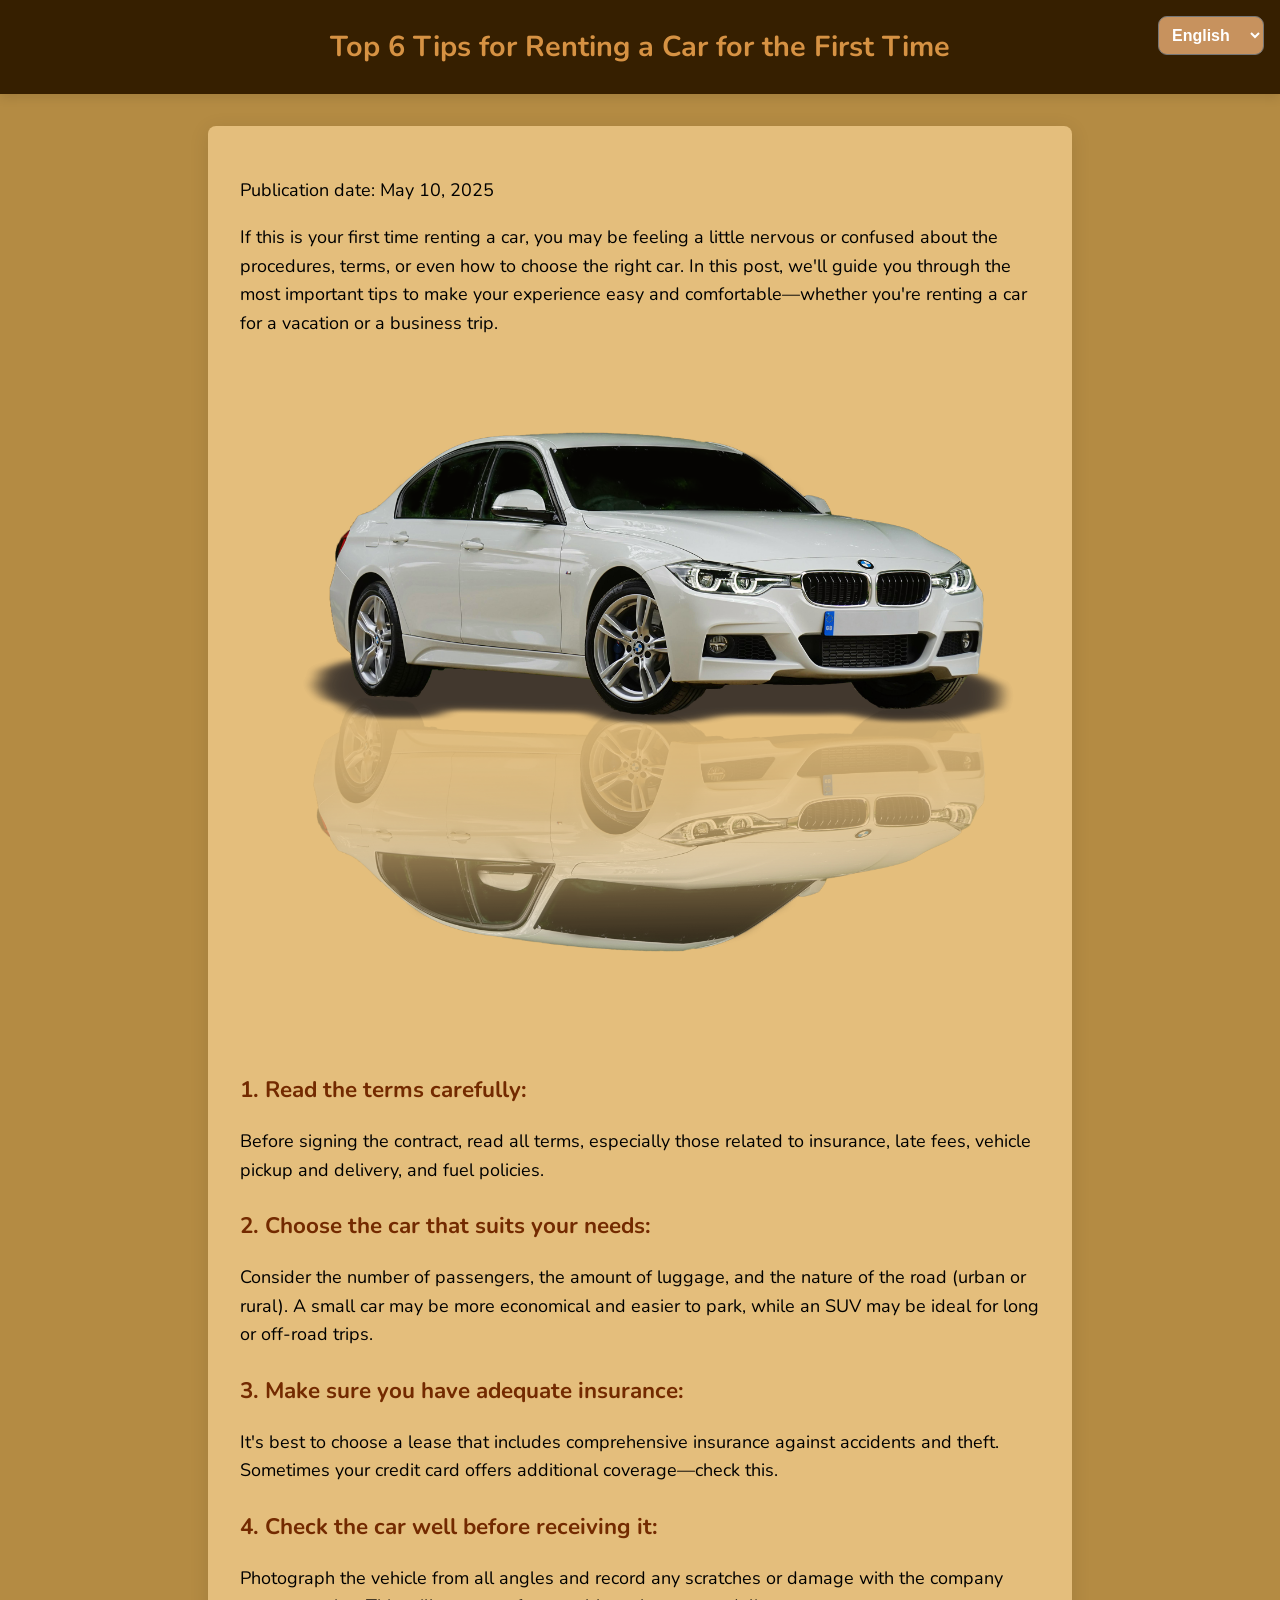
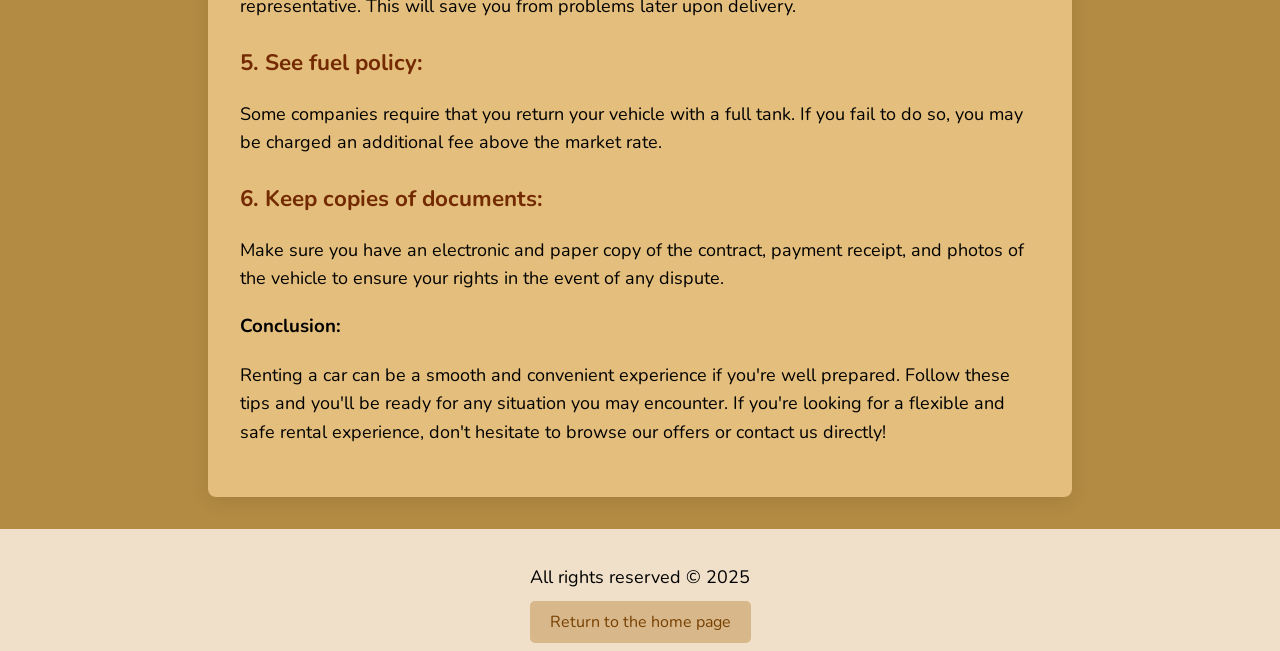
<file: blog-1/blog-1.html>
<!DOCTYPE html>
<html lang="en" dir="ltr">
<head>
    <meta charset="UTF-8">
    <meta name="viewport" content="width=device-width, initial-scale=1.0">
    <meta name="description" content="نصائح أساسية لاستئجار سيارة لأول مرة: كيف تتجنب الأخطاء الشائعة، تختار العرض المناسب، وتوفّر المال مع Zizdra Tours لتأجير السيارات بالرشيدية.">
    <meta name="keywords" content="استئجار سيارة، تأجير سيارات للمبتدئين، نصائح إيجار سيارات، تأجير سيارة لأول مرة، Zizdra Tours">
    <meta name="robots" content="index, follow">
    <meta name="author" content="Zizdra Tours">
    <title>Top 6 Tips for Renting a Car for the First Time – A Comprehensive Guide for Beginners</title>
    <link rel="canonical" href="https://zizdratours.com/blog-1/blog-1.html">
    <meta property="og:type" content="article">
    <meta property="og:site_name" content="Zizdra Tours">
    <meta property="og:title" content="Top 6 Tips for Renting a Car for the First Time">
    <meta property="og:description" content="نصائح أساسية لاستئجار سيارة لأول مرة: تجنّب الأخطاء الشائعة، اختر العرض المناسب، ووفّر المال.">
    <meta property="og:url" content="https://zizdratours.com/blog-1/blog-1.html">
    <meta property="og:image" content="https://zizdratours.com/assets/images/logo%20zizdra%20tours%20RB.png">
    <link rel="stylesheet" href="blog-1.css">
     <link rel="shortcut icon" href="./logo zizdra tours RB.png" type="image/svg+xml">

     <!--font: English-->
  <link rel="preconnect" href="https://fonts.googleapis.com">
  <link rel="preconnect" href="https://fonts.gstatic.com" crossorigin>
  <link href="https://fonts.googleapis.com/css2?family=Nunito:wght@400;600&family=Open+Sans&display=swap"
    rel="stylesheet">
    
    <!--font: Arabic-->
    <link rel="preconnect" href="https://fonts.googleapis.com">
<link rel="preconnect" href="https://fonts.gstatic.com" crossorigin>
<link href="https://fonts.googleapis.com/css2?family=Noto+Sans+Arabic:wght@100..900&family=Poppins:ital,wght@0,100;0,200;0,300;0,400;0,500;0,600;0,700;0,800;0,900;1,100;1,200;1,300;1,400;1,500;1,600;1,700;1,800;1,900&family=Scheherazade+New:wght@400;500;600;700&family=Tajawal:wght@200;300;400;500;700;800;900&display=swap" rel="stylesheet">
</head>
<body>

    <header class="header">
  <h1 data-i18n="h1top6">Top 6 Tips for Renting a Car for the First Time </h1>
  <select id="languageSwitcher">
    <option value="en">English</option>
    <option value="ar">العربية</option>
    <option value="fr">Français</option>
  </select>
</header>


    <section class="blog-post">
        <div class="post-meta">
            <p data-i18n="p-pub">Publication date: <span>May 10, 2025</span></p>
        </div>

        <div class="post-content">
            <p data-i18n="p-if">If this is your first time renting a car, you may be feeling a little nervous or confused about the procedures, terms, or even how to choose the right car. In this post, we'll guide you through the most important tips to make your experience easy and comfortable—whether you're renting a car for a vacation or a business trip.</p>
            <img src="bmw blog.png" alt="صورة لسيارة dacia sandero Stepway" id="ma9al-1">



            <h2 data-i18n="h2-1">1. Read the terms carefully:</h2>
            <p data-i18n="p-befor">Before signing the contract, read all terms, especially those related to insurance, late fees, vehicle pickup and delivery, and fuel policies.</p>

            <h2 data-i18n="h2-2">2. Choose the car that suits your needs:</h2>
            <p data-i18n="p-consider">Consider the number of passengers, the amount of luggage, and the nature of the road (urban or rural). A small car may be more economical and easier to park, while an SUV may be ideal for long or off-road trips.</p>

            <h2 data-i18n="h2-3">3. Make sure you have adequate insurance:</h2>
            <p data-i18n="p-it's">It's best to choose a lease that includes comprehensive insurance against accidents and theft. Sometimes your credit card offers additional coverage—check this.</p>

            <h2 data-i18n="h2-4">4. Check the car well before receiving it:</h2>
            <p data-i18n="p-photogr">Photograph the vehicle from all angles and record any scratches or damage with the company representative. This will save you from problems later upon delivery.</p>

            <h2 data-i18n="h2-5">5. See fuel policy:</h2>
            <p data-i18n="p-some">Some companies require that you return your vehicle with a full tank. If you fail to do so, you may be charged an additional fee above the market rate.</p>

            <h2 data-i18n="h2-6">6. Keep copies of documents:</h2>
            <p data-i18n="p-makee">Make sure you have an electronic and paper copy of the contract, payment receipt, and photos of the vehicle to ensure your rights in the event of any dispute.</p>

            <h3 data-i18n="h3-conclusion">Conclusion:</h3>
            <p data-i18n="p-renting">Renting a car can be a smooth and convenient experience if you're well prepared. Follow these tips and you'll be ready for any situation you may encounter. If you're looking for a flexible and safe rental experience, don't hesitate to browse our offers or contact us directly!</p>
        </div>
    </section>

    <footer>
        <p data-i18n="p-allrights">All rights reserved © 2025</p>
        <a href="../index.html" class="back-home-link" data-i18n="return">Return to the home page</a>
    </footer>

    <script src="blog-1.js"></script>


    <button id="scrollProgress" title="Back to top">0%</button>
<script>
  const scrollBtn = document.getElementById("scrollProgress");

  window.onscroll = function () {
    const scrollTop = document.documentElement.scrollTop || document.body.scrollTop;
    const scrollHeight = document.documentElement.scrollHeight - document.documentElement.clientHeight;
    const scrollPercent = Math.round((scrollTop / scrollHeight) * 100);

    if (scrollTop > 200) {
      scrollBtn.classList.add("show");
    } else {
      scrollBtn.classList.remove("show");
    }

    scrollBtn.textContent = scrollPercent + "%";
  };

  scrollBtn.onclick = function () {
    window.scrollTo({
      top: 0,
      behavior: "smooth"
    });
  };
</script>

<!--lang-->

<script>
  let currentLang = 'en'; // اللغة الافتراضية

// تحميل ملف JSON
function loadTranslations(lang) {
  fetch('../blog-1/lang/translations.json')
    .then(res => res.json())
    .then(data => {
      const translations = data[lang];
      if (!translations) return;

      document.querySelectorAll('[data-i18n]').forEach(el => {
        const key = el.getAttribute('data-i18n');
        if (translations[key]) {
          el.innerHTML = translations[key];
        }
      });

      currentLang = lang;
      // إذا كنت تستخدم RTL مثل العربية
      document.documentElement.dir = lang === 'ar' ? 'rtl' : 'ltr';
    });
}

// عند تغيير اللغة
document.getElementById('languageSwitcher').addEventListener('change', function () {
  loadTranslations(this.value);
});

// تحميل الترجمة عند فتح الصفحة
document.addEventListener('DOMContentLoaded', () => {
  loadTranslations(currentLang);
});

  
</script>

</body>
</html>
</file>
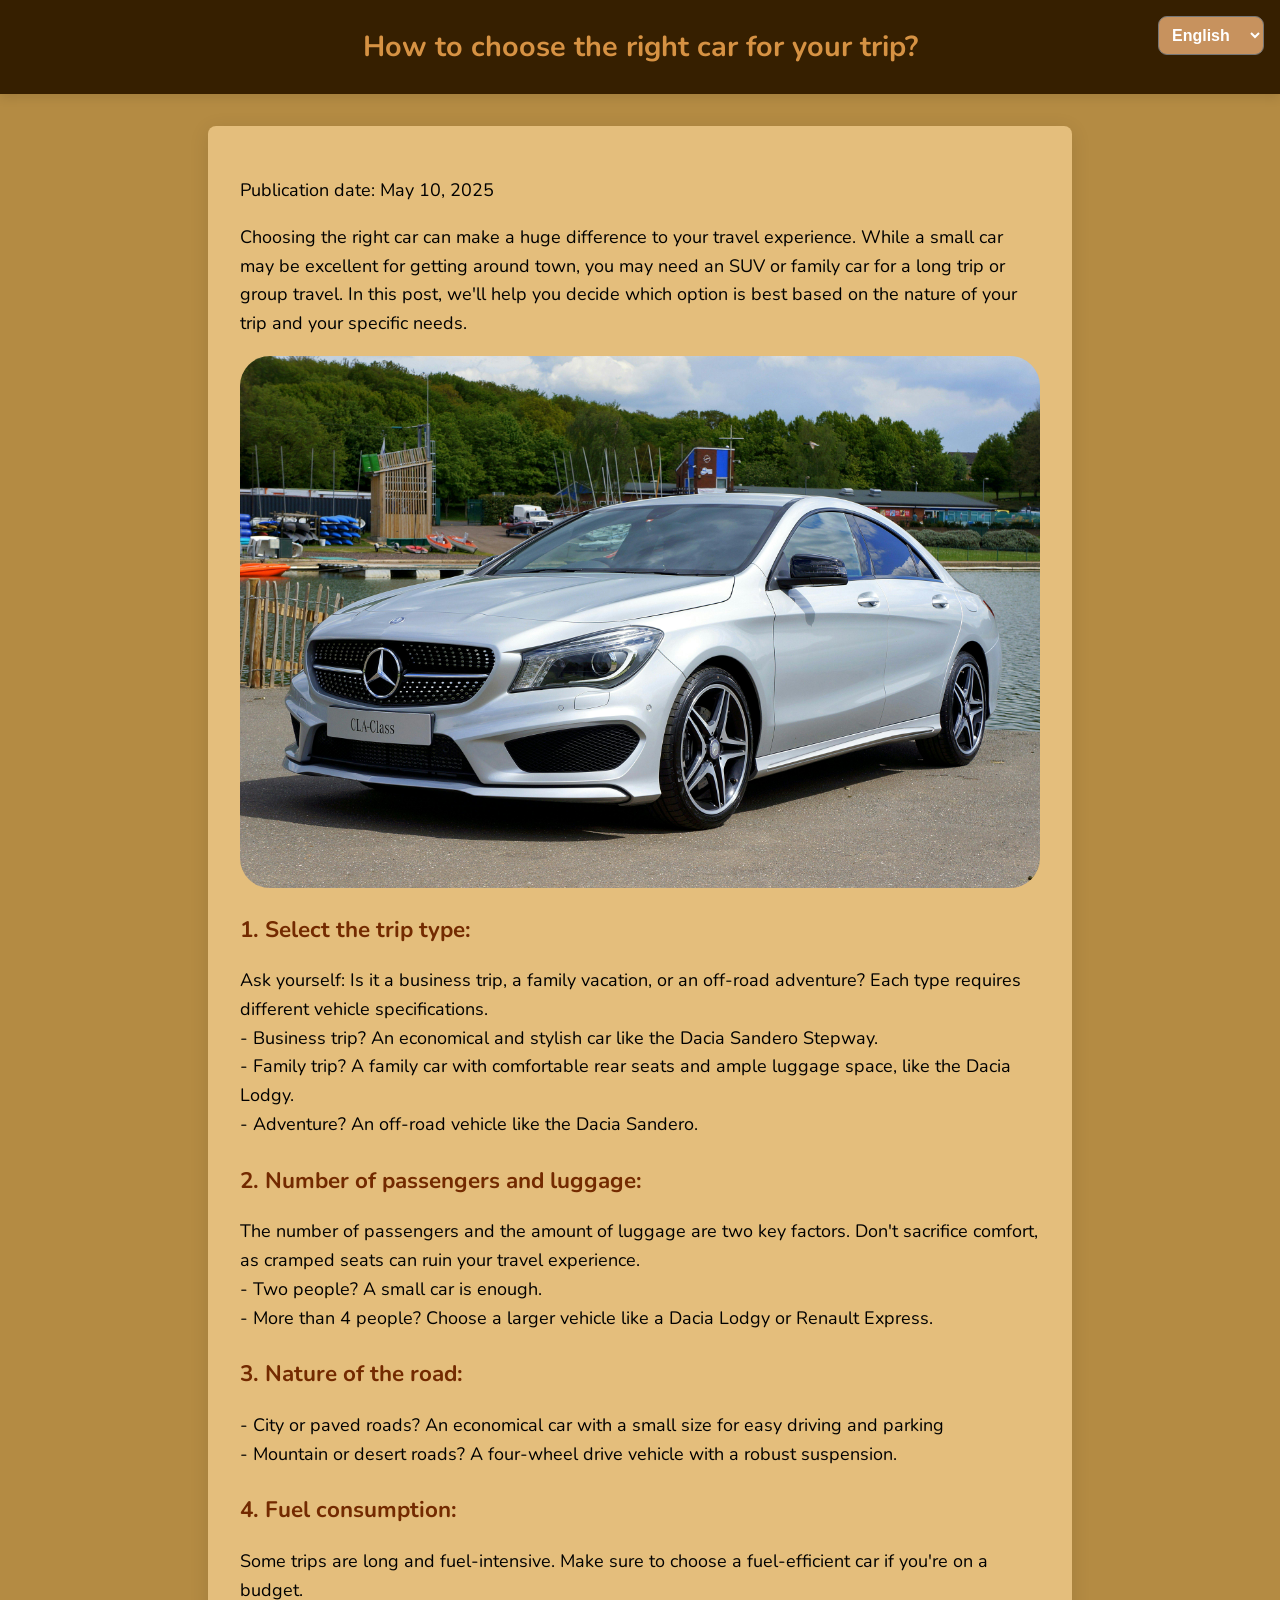
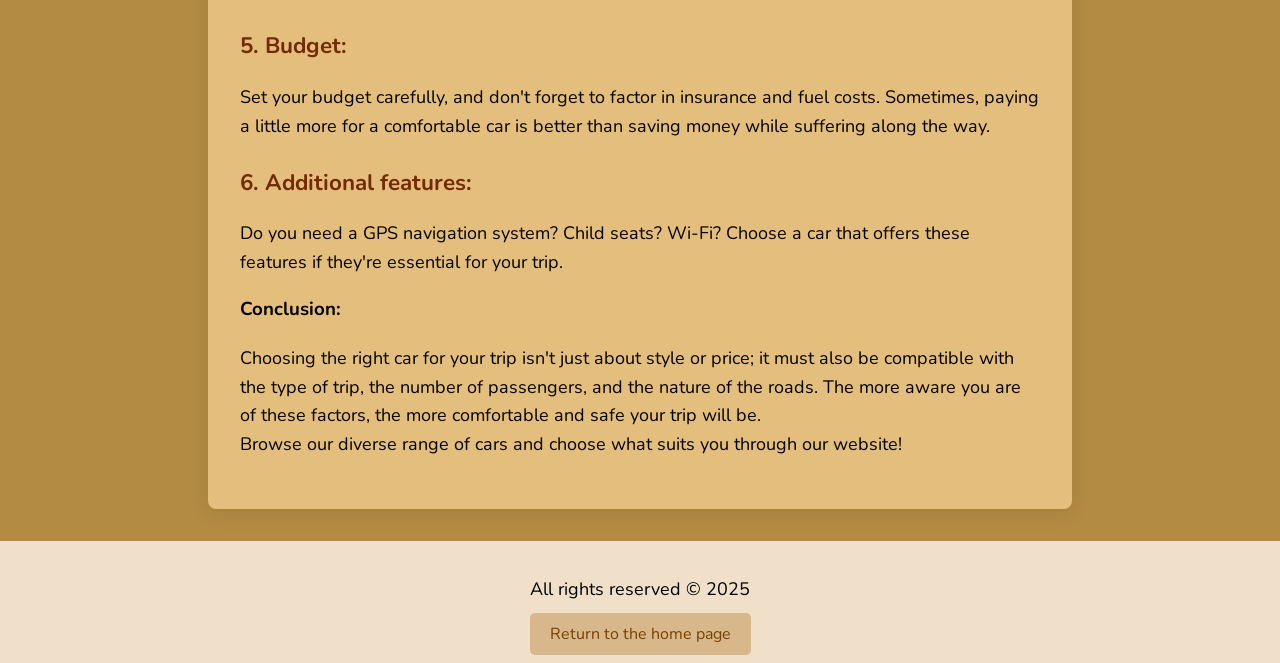
<file: blog-2/blog-2.html>
<!DOCTYPE html>
<html lang="en" dir="ltr">
<head>
    <meta charset="UTF-8">
    <meta name="viewport" content="width=device-width, initial-scale=1.0">
    <meta name="description" content="دليل اختيار السيارة المناسبة لرحلتك حسب عدد الركاب ونوع الطريق والميزانية — نصائح من Zizdra Tours لتأجير السيارات بالرشيدية.">
    <meta name="keywords" content="اختيار سيارة الرحلة، تأجير سيارات، نصائح السفر، استئجار سيارة مناسبة، Zizdra Tours">
    <meta name="robots" content="index, follow">
    <meta name="author" content="Zizdra Tours">
    <title>How to choose the right car for your trip?</title>
    <link rel="canonical" href="https://zizdratours.com/blog-2/blog-2.html">
    <meta property="og:type" content="article">
    <meta property="og:site_name" content="Zizdra Tours">
    <meta property="og:title" content="How to choose the right car for your trip?">
    <meta property="og:description" content="دليل اختيار السيارة المناسبة لرحلتك حسب عدد الركاب ونوع الطريق والميزانية.">
    <meta property="og:url" content="https://zizdratours.com/blog-2/blog-2.html">
    <meta property="og:image" content="https://zizdratours.com/assets/images/logo%20zizdra%20tours%20RB.png">
    <link rel="stylesheet" href="blog-2.css">
    <link rel="shortcut icon" href="./logo zizdra tours RB.png" type="image/svg+xml">

    <!--font: English-->
  <link rel="preconnect" href="https://fonts.googleapis.com">
  <link rel="preconnect" href="https://fonts.gstatic.com" crossorigin>
  <link href="https://fonts.googleapis.com/css2?family=Nunito:wght@400;600&family=Open+Sans&display=swap"
    rel="stylesheet">
    
    <!--font: Arabic-->
    <link rel="preconnect" href="https://fonts.googleapis.com">
<link rel="preconnect" href="https://fonts.gstatic.com" crossorigin>
<link href="https://fonts.googleapis.com/css2?family=Noto+Sans+Arabic:wght@100..900&family=Poppins:ital,wght@0,100;0,200;0,300;0,400;0,500;0,600;0,700;0,800;0,900;1,100;1,200;1,300;1,400;1,500;1,600;1,700;1,800;1,900&family=Scheherazade+New:wght@400;500;600;700&family=Tajawal:wght@200;300;400;500;700;800;900&display=swap" rel="stylesheet">
</head>
<body>

    <header class="header">
        <h1 data-i18n="h1-how">How to choose the right car for your trip?</h1>

        <!--Button lang-->
        <select id="languageSwitcher">
          <option value="en">English</option>
          <option value="ar">العربية</option>
          <option value="fr">Français</option>
        </select>

    </header>

    <section class="blog-post">
        <div class="post-meta">
            <p data-i18n="p-publ">Publication date: <span>May 10, 2025</span></p>
        </div>

        <div class="post-content">
            <p data-i18n="p-choos">Choosing the right car can make a huge difference to your travel experience. While a small car may be excellent for getting around town, you may need an SUV or family car for a long trip or group travel. In this post, we'll help you decide which option is best based on the nature of your trip and your specific needs.</p>
            <img src="amg 2.jpg" alt="صورة لسيارة dacia sandero Stepway" id="ma9al-2">

            <h2 data-i18n="h2-1">1. Select the trip type:</h2>
            <p data-i18n="p-ask">Ask yourself: Is it a business trip, a family vacation, or an off-road adventure? Each type requires different vehicle specifications.<br>
                - Business trip? An economical and stylish car like the Dacia Sandero Stepway.<br>
                - Family trip? A family car with comfortable rear seats and ample luggage space, like the Dacia Lodgy.<br>
                - Adventure? An off-road vehicle like the Dacia Sandero.
            </p>

            <h2 data-i18n="h2-2">2. Number of passengers and luggage:</h2>
            <p data-i18n="p-thenumber">The number of passengers and the amount of luggage are two key factors. Don't sacrifice comfort, as cramped seats can ruin your travel experience.<br>
            - Two people? A small car is enough.<br>
            - More than 4 people? Choose a larger vehicle like a Dacia Lodgy or Renault Express.
            </p>

            <h2 data-i18n="h2-3">3. Nature of the road:</h2>
            <p data-i18n="p-city">- City or paved roads? An economical car with a small size for easy driving and parking.<br>
               - Mountain or desert roads? A four-wheel drive vehicle with a robust suspension.
            </p>

            <h2 data-i18n="h2-4">4. Fuel consumption:</h2>
            <p data-i18n="p-some2">Some trips are long and fuel-intensive. Make sure to choose a fuel-efficient car if you're on a budget.</p>

            <h2 data-i18n="h2-5">5. Budget:</h2>
            <p data-i18n="p-set">Set your budget carefully, and don't forget to factor in insurance and fuel costs. Sometimes, paying a little more for a comfortable car is better than saving money while suffering along the way.</p>

            <h2 data-i18n="h2-6">6. Additional features:</h2>
            <p data-i18n="p-doyou">Do you need a GPS navigation system? Child seats? Wi-Fi? Choose a car that offers these features if they're essential for your trip.</p>

            <h3 data-i18n="h3-conclusion">Conclusion:</h3>
            <p data-i18n="p-chkck">Choosing the right car for your trip isn't just about style or price; it must also be compatible with the type of trip, the number of passengers, and the nature of the roads. The more aware you are of these factors, the more comfortable and safe your trip will be.<br>
            Browse our diverse range of cars and choose what suits you through our website!</p>
        </div>
    </section>

    <footer>
        <p data-i18n="p-allrghit">All rights reserved © 2025</p>
        <a href="../index.html" class="back-home-link" data-i18n="return">Return to the home page</a>
    </footer>

    <script src="blog-2.js"></script>


    <button id="scrollProgress" title="Back to top">0%</button>
<script>
  const scrollBtn = document.getElementById("scrollProgress");

  window.onscroll = function () {
    const scrollTop = document.documentElement.scrollTop || document.body.scrollTop;
    const scrollHeight = document.documentElement.scrollHeight - document.documentElement.clientHeight;
    const scrollPercent = Math.round((scrollTop / scrollHeight) * 100);

    if (scrollTop > 200) {
      scrollBtn.classList.add("show");
    } else {
      scrollBtn.classList.remove("show");
    }

    scrollBtn.textContent = scrollPercent + "%";
  };

  scrollBtn.onclick = function () {
    window.scrollTo({
      top: 0,
      behavior: "smooth"
    });
  };
</script>

<!--lang-->

<script>
  let currentLang = 'en'; // اللغة الافتراضية

// تحميل ملف JSON
function loadTranslations(lang) {
  fetch('../blog-2/lang/translations.json')
    .then(res => res.json())
    .then(data => {
      const translations = data[lang];
      if (!translations) return;

      document.querySelectorAll('[data-i18n]').forEach(el => {
        const key = el.getAttribute('data-i18n');
        if (translations[key]) {
          el.innerHTML = translations[key];
        }
      });

      currentLang = lang;
      // إذا كنت تستخدم RTL مثل العربية
      document.documentElement.dir = lang === 'ar' ? 'rtl' : 'ltr';
    });
}

// عند تغيير اللغة
document.getElementById('languageSwitcher').addEventListener('change', function () {
  loadTranslations(this.value);
});

// تحميل الترجمة عند فتح الصفحة
document.addEventListener('DOMContentLoaded', () => {
  loadTranslations(currentLang);
});

  
</script>


</body>
</html>
</file>
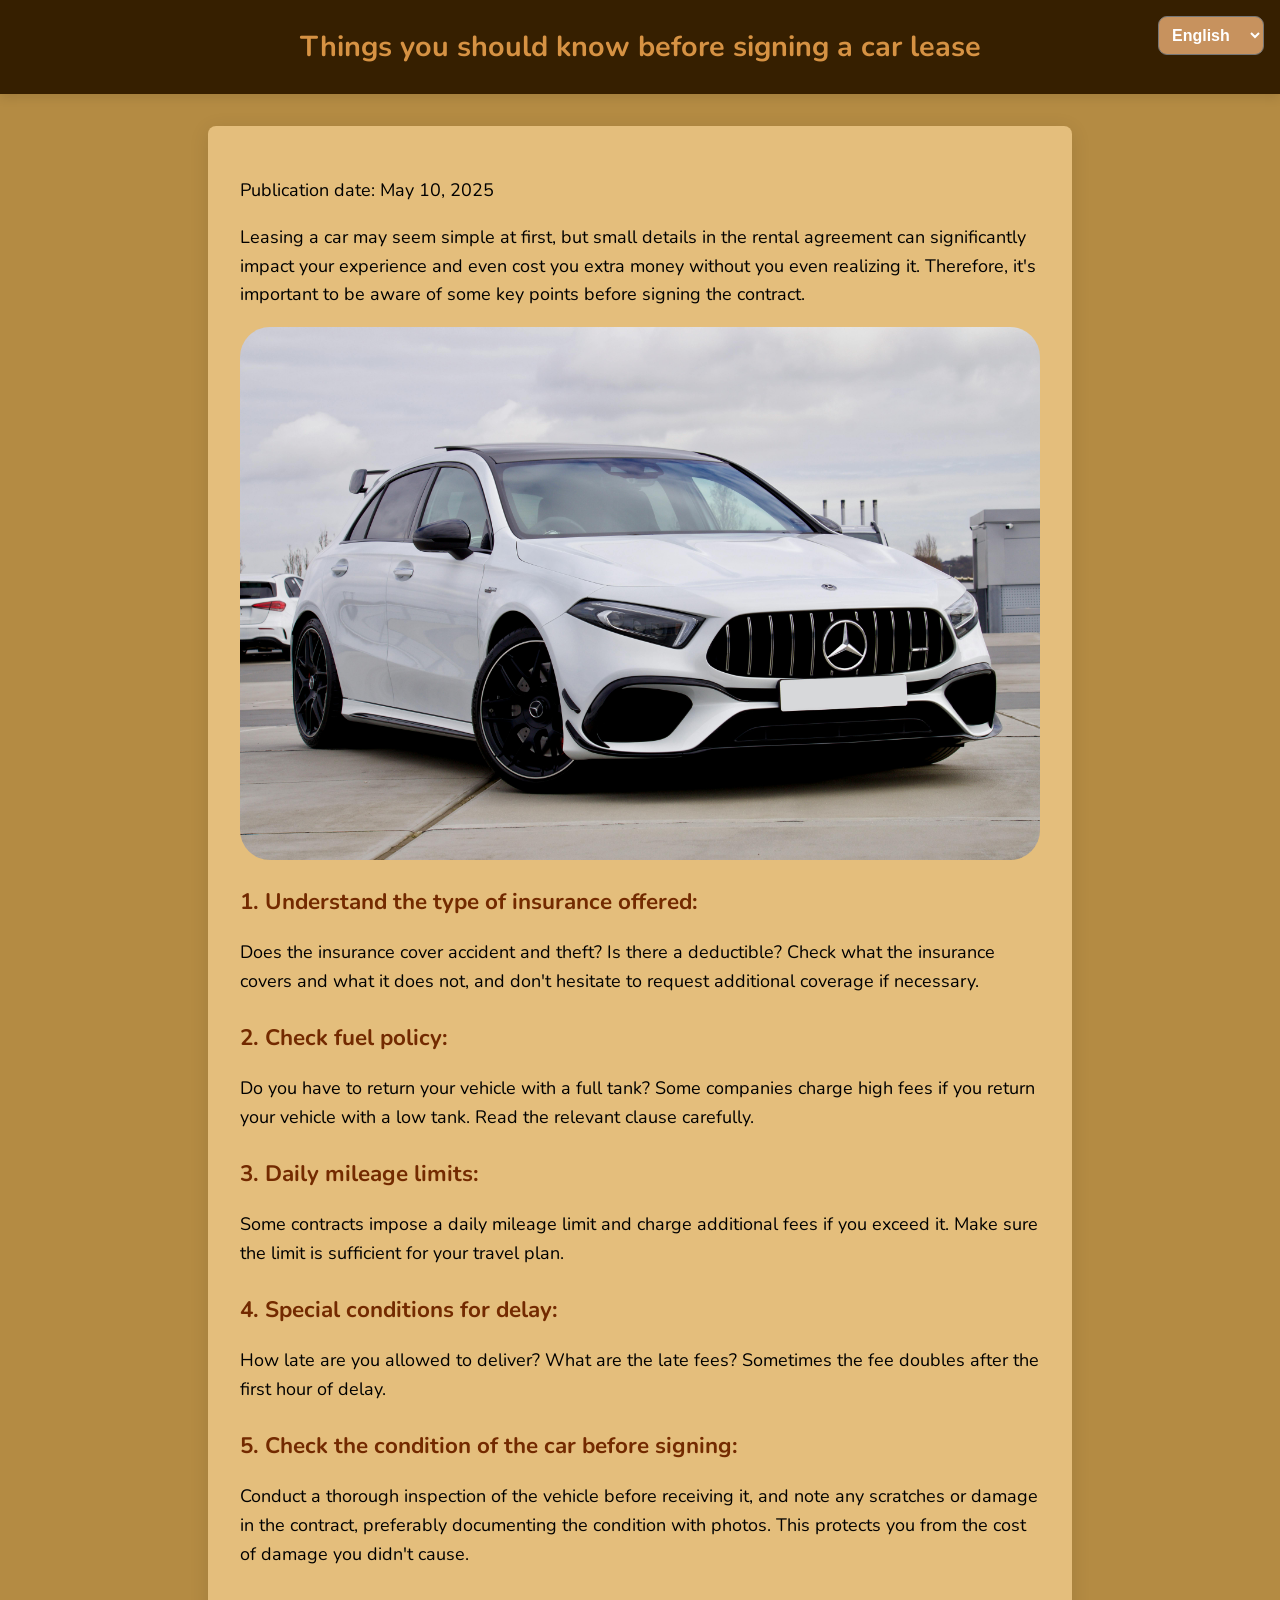
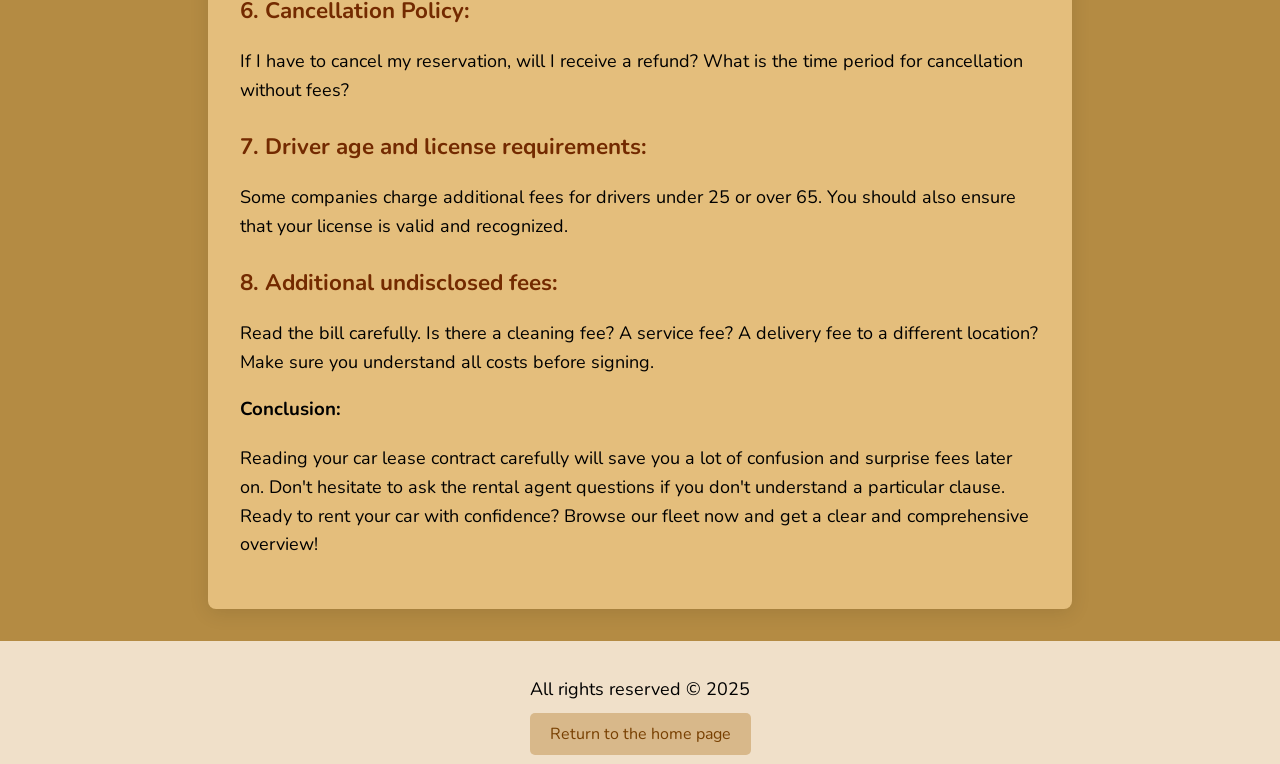
<file: blog-3/blog-3.html>
<!DOCTYPE html>
<html lang="en" dir="ltr">
<head>
    <meta charset="UTF-8">
    <meta name="viewport" content="width=device-width, initial-scale=1.0">
    <meta name="description" content="أهم النقاط التي يجب معرفتها قبل توقيع عقد إيجار سيارة: الشروط، التأمين، والرسوم الخفية. دليل من Zizdra Tours لتأجير السيارات بالرشيدية.">
    <meta name="keywords" content="عقد إيجار سيارة، شروط تأجير السيارات، التأمين، رسوم الإيجار، Zizdra Tours">
    <meta name="robots" content="index, follow">
    <meta name="author" content="Zizdra Tours">
    <title>Things you should know before signing a car lease</title>
    <link rel="canonical" href="https://zizdratours.com/blog-3/blog-3.html">
    <meta property="og:type" content="article">
    <meta property="og:site_name" content="Zizdra Tours">
    <meta property="og:title" content="Things you should know before signing a car lease">
    <meta property="og:description" content="أهم النقاط قبل توقيع عقد إيجار سيارة: الشروط، التأمين، والرسوم الخفية.">
    <meta property="og:url" content="https://zizdratours.com/blog-3/blog-3.html">
    <meta property="og:image" content="https://zizdratours.com/assets/images/logo%20zizdra%20tours%20RB.png">
    <link rel="stylesheet" href="blog-3.css">
    <link rel="shortcut icon" href="./logo zizdra tours RB.png" type="image/svg+xml">

    <!--font: English-->
  <link rel="preconnect" href="https://fonts.googleapis.com">
  <link rel="preconnect" href="https://fonts.gstatic.com" crossorigin>
  <link href="https://fonts.googleapis.com/css2?family=Nunito:wght@400;600&family=Open+Sans&display=swap"
    rel="stylesheet">
    
    <!--font: Arabic-->
    <link rel="preconnect" href="https://fonts.googleapis.com">
<link rel="preconnect" href="https://fonts.gstatic.com" crossorigin>
<link href="https://fonts.googleapis.com/css2?family=Noto+Sans+Arabic:wght@100..900&family=Poppins:ital,wght@0,100;0,200;0,300;0,400;0,500;0,600;0,700;0,800;0,900;1,100;1,200;1,300;1,400;1,500;1,600;1,700;1,800;1,900&family=Scheherazade+New:wght@400;500;600;700&family=Tajawal:wght@200;300;400;500;700;800;900&display=swap" rel="stylesheet">
</head>
<body>

    <header class="header">
        <h1 data-i18n="h1-things">Things you should know before signing a car lease</h1>

        <!--Button lang-->
        <select id="languageSwitcher">
          <option value="en">English</option>
          <option value="ar">العربية</option>
          <option value="fr">Français</option>
        </select>
    </header>

    <section class="blog-post">
        <div class="post-meta">
            <p data-i18n="p-1">Publication date: <span>May 10, 2025</span></p>
        </div>

        <div class="post-content">
            <p data-i18n="p-2">Leasing a car may seem simple at first, but small details in the rental agreement can significantly impact your experience and even cost you extra money without you even realizing it. Therefore, it's important to be aware of some key points before signing the contract.</p>
            <img src="amg.jpg" alt="صورة لسيارة dacia sandero Stepway" id="ma9al-3">

            <h2 data-i18n="h2-1">1. Understand the type of insurance offered:</h2>
            <p data-i18n="p-3">Does the insurance cover accident and theft? Is there a deductible? Check what the insurance covers and what it does not, and don't hesitate to request additional coverage if necessary.
            </p>

            <h2 data-i18n="h2-2">2. Check fuel policy:</h2>
            <p data-i18n="p-4">Do you have to return your vehicle with a full tank? Some companies charge high fees if you return your vehicle with a low tank. Read the relevant clause carefully.
            </p>

            <h2 data-i18n="h2-3">3. Daily mileage limits:</h2>
            <p data-i18n="p-5">Some contracts impose a daily mileage limit and charge additional fees if you exceed it. Make sure the limit is sufficient for your travel plan.
            </p>

            <h2 data-i18n="h2-4">4. Special conditions for delay:</h2>
            <p data-i18n="p-6">How late are you allowed to deliver? What are the late fees? Sometimes the fee doubles after the first hour of delay.</p>

            <h2 data-i18n="h2-5">5. Check the condition of the car before signing:</h2>
            <p data-i18n="p-7">Conduct a thorough inspection of the vehicle before receiving it, and note any scratches or damage in the contract, preferably documenting the condition with photos. This protects you from the cost of damage you didn't cause.</p>

            <h2 data-i18n="h2-6">6. Cancellation Policy:</h2>
            <p data-i18n="p-8">If I have to cancel my reservation, will I receive a refund? What is the time period for cancellation without fees?</p>

            <h2 data-i18n="h2-7">7. Driver age and license requirements:</h2>
            <p data-i18n="p-9">Some companies charge additional fees for drivers under 25 or over 65. You should also ensure that your license is valid and recognized.</p>

            <h2 data-i18n="h2-8">8. Additional undisclosed fees:</h2>
            <p data-i18n="p-10">Read the bill carefully. Is there a cleaning fee? A service fee? A delivery fee to a different location? Make sure you understand all costs before signing.</p>

            <h3 data-i18n="h3-1">Conclusion</h3>
            <p data-i18n="p-11">Reading your car lease contract carefully will save you a lot of confusion and surprise fees later on. Don't hesitate to ask the rental agent questions if you don't understand a particular clause.<br>
            Ready to rent your car with confidence? Browse our fleet now and get a clear and comprehensive overview!</p>
        </div>
    </section>

    <footer>
        <p data-i18n="p-12">All rights reserved © 2025</p>
        <a href="../index.html" class="back-home-link" data-i18n="return">Return to the home page</a>
    </footer>

    <script src="blog-3.js"></script>


    <button id="scrollProgress" title="Back to top">0%</button>
<script>
  const scrollBtn = document.getElementById("scrollProgress");

  window.onscroll = function () {
    const scrollTop = document.documentElement.scrollTop || document.body.scrollTop;
    const scrollHeight = document.documentElement.scrollHeight - document.documentElement.clientHeight;
    const scrollPercent = Math.round((scrollTop / scrollHeight) * 100);

    if (scrollTop > 200) {
      scrollBtn.classList.add("show");
    } else {
      scrollBtn.classList.remove("show");
    }

    scrollBtn.textContent = scrollPercent + "%";
  };

  scrollBtn.onclick = function () {
    window.scrollTo({
      top: 0,
      behavior: "smooth"
    });
  };
</script>

<!--lang-->

<script>
  let currentLang = 'en'; // اللغة الافتراضية

// تحميل ملف JSON
function loadTranslations(lang) {
  fetch('../blog-3/lang/translations.json')
    .then(res => res.json())
    .then(data => {
      const translations = data[lang];
      if (!translations) return;

      document.querySelectorAll('[data-i18n]').forEach(el => {
        const key = el.getAttribute('data-i18n');
        if (translations[key]) {
          el.innerHTML = translations[key];
        }
      });

      currentLang = lang;
      // إذا كنت تستخدم RTL مثل العربية
      document.documentElement.dir = lang === 'ar' ? 'rtl' : 'ltr';
    });
}

// عند تغيير اللغة
document.getElementById('languageSwitcher').addEventListener('change', function () {
  loadTranslations(this.value);
});

// تحميل الترجمة عند فتح الصفحة
document.addEventListener('DOMContentLoaded', () => {
  loadTranslations(currentLang);
});

  
</script>

</body>
</html>
</file>
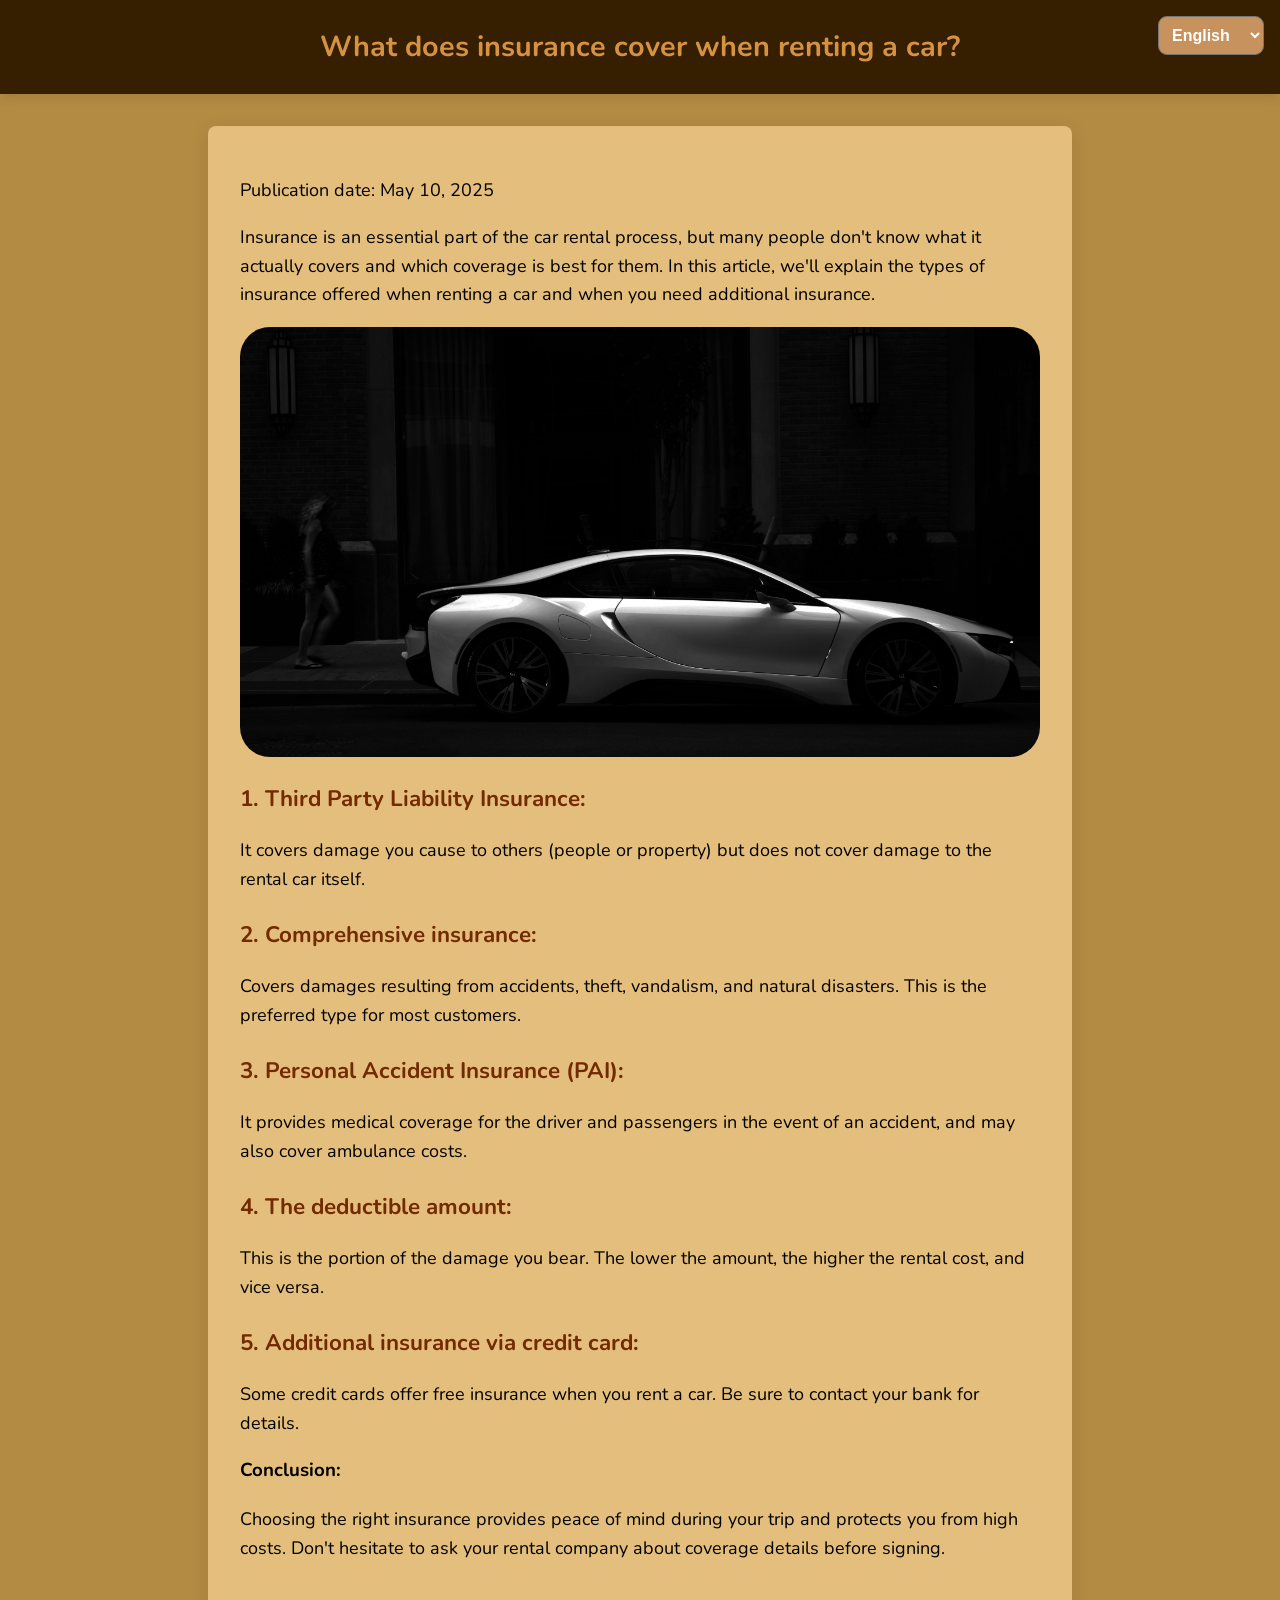
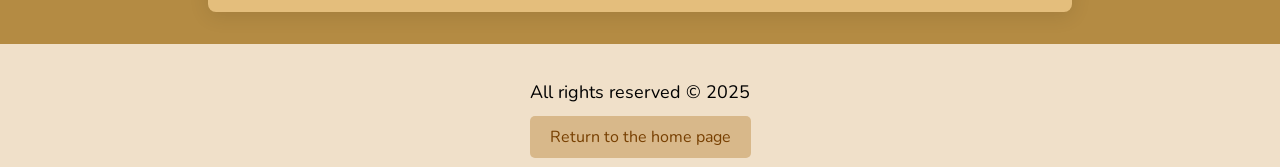
<file: blog-4/blog-4.html>
<!DOCTYPE html>
<html lang="en" dir="ltr">
<head>
    <meta charset="UTF-8">
    <meta name="viewport" content="width=device-width, initial-scale=1.0">
    <meta name="description" content="ما الذي يغطيه التأمين عند استئجار سيارة؟ تعرّف على أنواع التغطية والمسؤوليات قبل الكراء مع Zizdra Tours لتأجير السيارات بالرشيدية.">
    <meta name="keywords" content="تأمين السيارات المستأجرة, تغطية التأمين, استئجار سيارة, مسؤولية السائق, Zizdra Tours">
    <meta name="robots" content="index, follow">
    <meta name="author" content="Zizdra Tours">
    <title>What does insurance cover when renting a car?</title>
    <link rel="canonical" href="https://zizdratours.com/blog-4/blog-4.html">
    <meta property="og:type" content="article">
    <meta property="og:site_name" content="Zizdra Tours">
    <meta property="og:title" content="What does insurance cover when renting a car?">
    <meta property="og:description" content="تعرّف على أنواع تغطية التأمين والمسؤوليات قبل استئجار سيارة.">
    <meta property="og:url" content="https://zizdratours.com/blog-4/blog-4.html">
    <meta property="og:image" content="https://zizdratours.com/assets/images/logo%20zizdra%20tours%20RB.png">
    <link rel="stylesheet" href="blog-4.css">
    <link rel="shortcut icon" href="./logo zizdra tours RB.png" type="image/svg+xml">

    <!--font: English-->
  <link rel="preconnect" href="https://fonts.googleapis.com">
  <link rel="preconnect" href="https://fonts.gstatic.com" crossorigin>
  <link href="https://fonts.googleapis.com/css2?family=Nunito:wght@400;600&family=Open+Sans&display=swap"
    rel="stylesheet">
    
    <!--font: Arabic-->
    <link rel="preconnect" href="https://fonts.googleapis.com">
<link rel="preconnect" href="https://fonts.gstatic.com" crossorigin>
<link href="https://fonts.googleapis.com/css2?family=Noto+Sans+Arabic:wght@100..900&family=Poppins:ital,wght@0,100;0,200;0,300;0,400;0,500;0,600;0,700;0,800;0,900;1,100;1,200;1,300;1,400;1,500;1,600;1,700;1,800;1,900&family=Scheherazade+New:wght@400;500;600;700&family=Tajawal:wght@200;300;400;500;700;800;900&display=swap" rel="stylesheet">
</head>
<body>

    <header class="header">
        <h1 data-i18n="h1-what">What does insurance cover when renting a car?</h1>
        <!--lang-->
        <select id="languageSwitcher">
    <option value="en">English</option>
    <option value="ar">العربية</option>
    <option value="fr">Français</option>
  </select>
    </header>

    <section class="blog-post">
        <div class="post-meta">
            <p data-i18n="p-1">Publication date: <span>May 10, 2025</span></p>
        </div>

        <div class="post-content">
            <p data-i18n="p-2">Insurance is an essential part of the car rental process, but many people don't know what it actually covers and which coverage is best for them. In this article, we'll explain the types of insurance offered when renting a car and when you need additional insurance.</p>
            <img src="chris-barbalis-9qlSGW_LgKs-unsplash.jpg" alt="صورة لسيارة dacia sandero Stepway" id="ma9al-2">

            <h2 data-i18n="h2-1">1. Third Party Liability Insurance:</h2>
            <p data-i18n="p-3">It covers damage you cause to others (people or property) but does not cover damage to the rental car itself.
            </p>

            <h2 data-i18n="h2-2">2. Comprehensive insurance:</h2>
            <p data-i18n="p-4">Covers damages resulting from accidents, theft, vandalism, and natural disasters. This is the preferred type for most customers.
            </p>

            <h2 data-i18n="h2-3">3. Personal Accident Insurance (PAI):</h2>
            <p data-i18n="p-5">It provides medical coverage for the driver and passengers in the event of an accident, and may also cover ambulance costs.
            </p>

            <h2 data-i18n="h2-4">4. The deductible amount:</h2>
            <p data-i18n="p-6">This is the portion of the damage you bear. The lower the amount, the higher the rental cost, and vice versa.</p>

            <h2 data-i18n="h2-5">5. Additional insurance via credit card:</h2>
            <p data-i18n="p-7">Some credit cards offer free insurance when you rent a car. Be sure to contact your bank for details..</p>

            <h3 data-i18n="h3-1">Conclusion</h3>
            <p data-i18n="p-8">Choosing the right insurance provides peace of mind during your trip and protects you from high costs. Don't hesitate to ask your rental company about coverage details before signing.
            <p>
        </div>
    </section>

    <footer>
        <p data-i18n="p-9">All rights reserved © 2025</p>
        <a href="../index.html" class="back-home-link" data-i18n="return">Return to the home page</a>
    </footer>

    <script src="blog-4.js"></script>


    <button id="scrollProgress" title="Back to top">0%</button>
<script>
  const scrollBtn = document.getElementById("scrollProgress");

  window.onscroll = function () {
    const scrollTop = document.documentElement.scrollTop || document.body.scrollTop;
    const scrollHeight = document.documentElement.scrollHeight - document.documentElement.clientHeight;
    const scrollPercent = Math.round((scrollTop / scrollHeight) * 100);

    if (scrollTop > 200) {
      scrollBtn.classList.add("show");
    } else {
      scrollBtn.classList.remove("show");
    }

    scrollBtn.textContent = scrollPercent + "%";
  };

  scrollBtn.onclick = function () {
    window.scrollTo({
      top: 0,
      behavior: "smooth"
    });
  };
</script>


<!--lang-->

<script>
  let currentLang = 'en'; // اللغة الافتراضية

// تحميل ملف JSON
function loadTranslations(lang) {
  fetch('../blog-4/lang/translations.json')
    .then(res => res.json())
    .then(data => {
      const translations = data[lang];
      if (!translations) return;

      document.querySelectorAll('[data-i18n]').forEach(el => {
        const key = el.getAttribute('data-i18n');
        if (translations[key]) {
          el.innerHTML = translations[key];
        }
      });

      currentLang = lang;
      // إذا كنت تستخدم RTL مثل العربية
      document.documentElement.dir = lang === 'ar' ? 'rtl' : 'ltr';
    });
}

// عند تغيير اللغة
document.getElementById('languageSwitcher').addEventListener('change', function () {
  loadTranslations(this.value);
});

// تحميل الترجمة عند فتح الصفحة
document.addEventListener('DOMContentLoaded', () => {
  loadTranslations(currentLang);
});

  
</script>
</body>
</html>
</file>
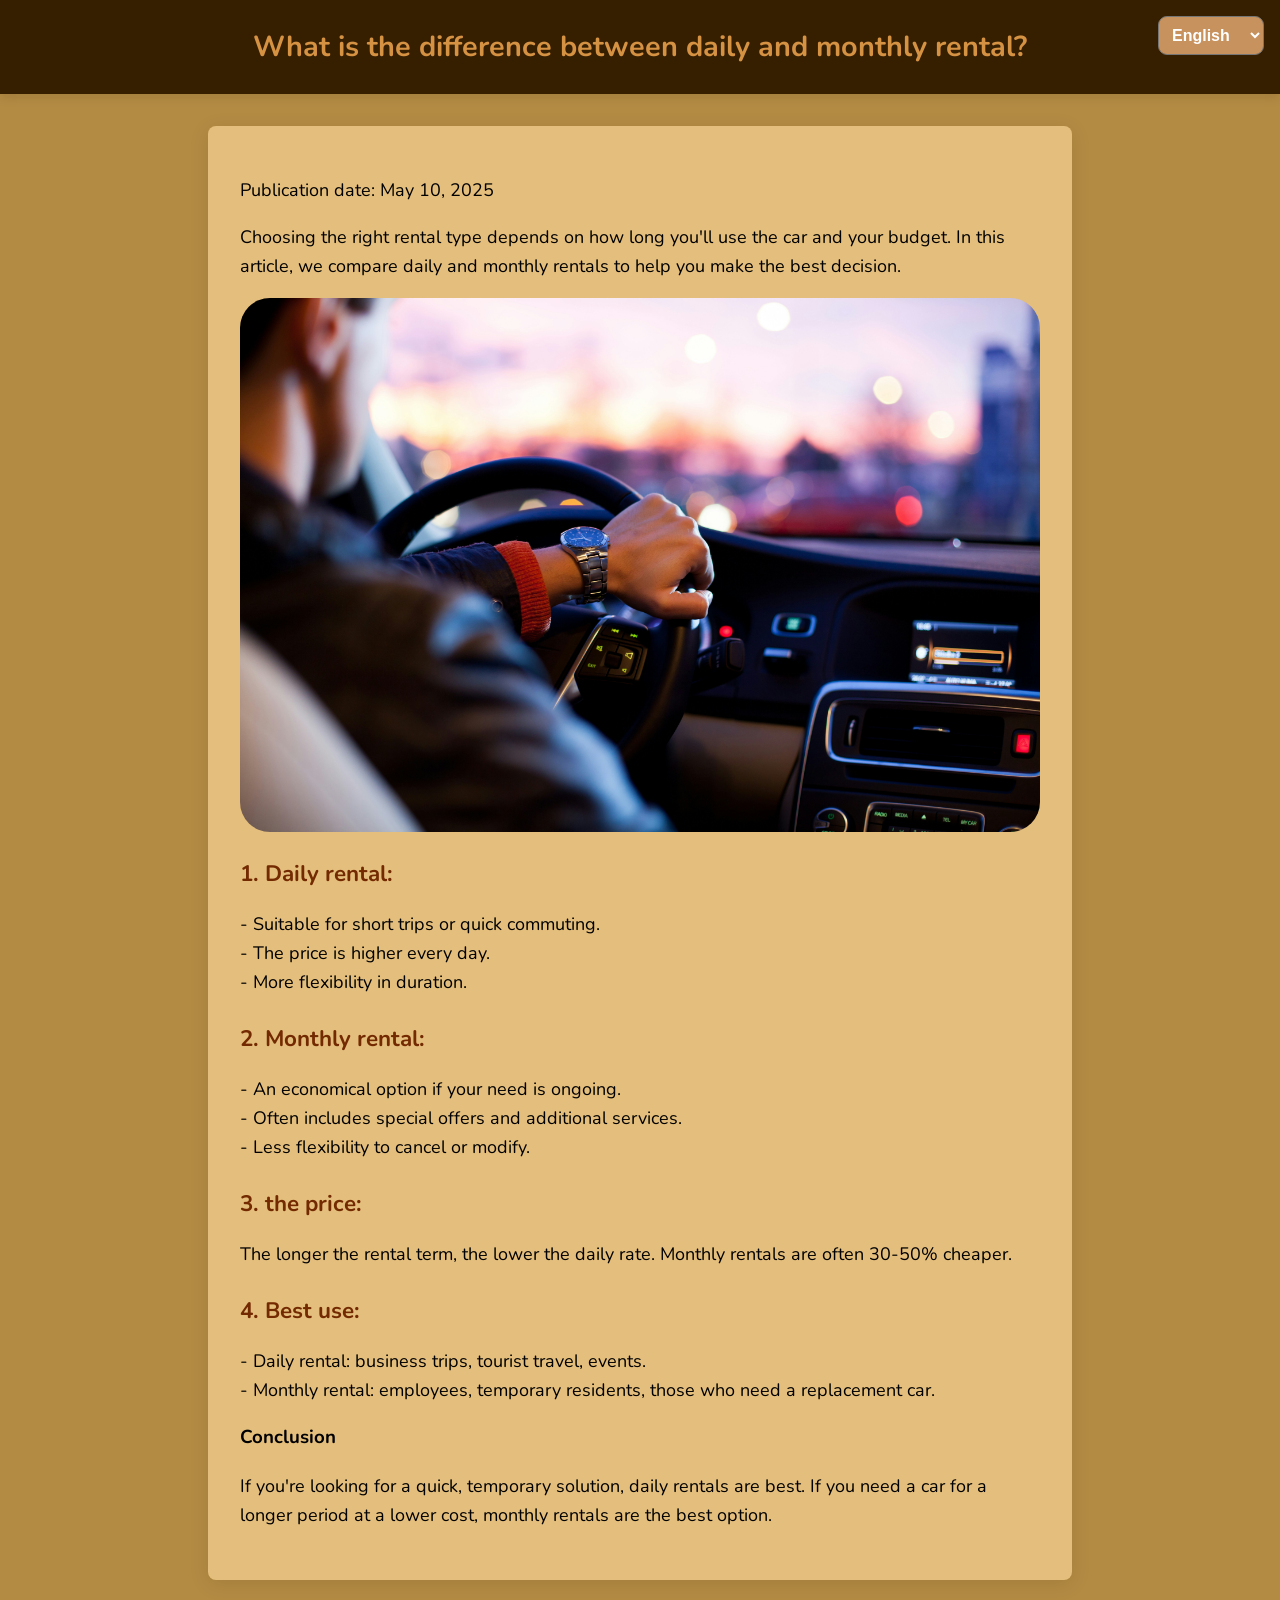
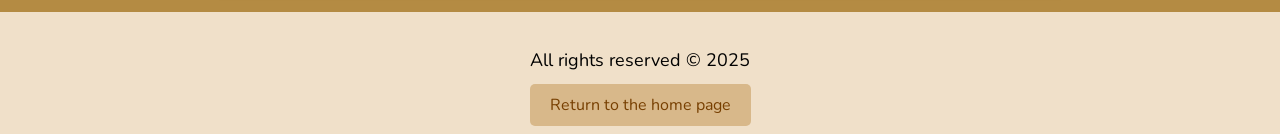
<file: blog-5/blog-5.html>
<!DOCTYPE html>
<html lang="en" dir="ltr">
<head>
    <meta charset="UTF-8">
    <meta name="viewport" content="width=device-width, initial-scale=1.0">
    <meta name="description" content="الفرق بين الإيجار اليومي والشهري للسيارات: أيهما أوفر وأنسب لاحتياجك؟ شرح من Zizdra Tours لتأجير السيارات بالرشيدية.">
    <meta name="keywords" content="الإيجار اليومي, الإيجار الشهري, تأجير سيارات طويل الأمد, أسعار الكراء, Zizdra Tours">
    <meta name="robots" content="index, follow">
    <meta name="author" content="Zizdra Tours">
    <title>What is the difference between daily and monthly rental?</title>
    <link rel="canonical" href="https://zizdratours.com/blog-5/blog-5.html">
    <meta property="og:type" content="article">
    <meta property="og:site_name" content="Zizdra Tours">
    <meta property="og:title" content="What is the difference between daily and monthly rental?">
    <meta property="og:description" content="الفرق بين الإيجار اليومي والشهري للسيارات وأيهما أوفر وأنسب لاحتياجك.">
    <meta property="og:url" content="https://zizdratours.com/blog-5/blog-5.html">
    <meta property="og:image" content="https://zizdratours.com/assets/images/logo%20zizdra%20tours%20RB.png">
    <link rel="stylesheet" href="blog-5.css">
    <link rel="shortcut icon" href="./logo zizdra tours RB.png" type="image/svg+xml">

    <!--font: English-->
  <link rel="preconnect" href="https://fonts.googleapis.com">
  <link rel="preconnect" href="https://fonts.gstatic.com" crossorigin>
  <link href="https://fonts.googleapis.com/css2?family=Nunito:wght@400;600&family=Open+Sans&display=swap"
    rel="stylesheet">
    
    <!--font: Arabic-->
    <link rel="preconnect" href="https://fonts.googleapis.com">
<link rel="preconnect" href="https://fonts.gstatic.com" crossorigin>
<link href="https://fonts.googleapis.com/css2?family=Noto+Sans+Arabic:wght@100..900&family=Poppins:ital,wght@0,100;0,200;0,300;0,400;0,500;0,600;0,700;0,800;0,900;1,100;1,200;1,300;1,400;1,500;1,600;1,700;1,800;1,900&family=Scheherazade+New:wght@400;500;600;700&family=Tajawal:wght@200;300;400;500;700;800;900&display=swap" rel="stylesheet">
</head>
<body>

    <header class="header">
        <h1 data-i18n="hh1">What is the difference between daily and monthly rental?</h1>

        <!--lang-->
        <select id="languageSwitcher">
    <option value="en">English</option>
    <option value="ar">العربية</option>
    <option value="fr">Français</option>
  </select>

    </header>

    <section class="blog-post">
        <div class="post-meta">
            <p data-i18n="sas">Publication date: <span>May 10, 2025</span></p>
        </div>

        <div class="post-content">
            <p data-i18n="gae">Choosing the right rental type depends on how long you'll use the car and your budget. In this article, we compare daily and monthly rentals to help you make the best decision.</p>
            <img src="why-kei-8e2gal_GIE8-unsplash.jpg" alt="صورة لسيارة dacia sandero Stepway" id="ma9al-2">

            <h2 data-i18n="hdr">1. Daily rental:</h2>
            <p data-i18n="bdh">
                - Suitable for short trips or quick commuting.<br>
                - The price is higher every day.<br>
                - More flexibility in duration.
            </p>

            <h2 data-i18n="jdth">2. Monthly rental:</h2>
            <p data-i18n="rrth">
            - An economical option if your need is ongoing.<br>
            - Often includes special offers and additional services.<br>
            - Less flexibility to cancel or modify.
            </p>

            <h2 data-i18n="dhdxb">3. the price:</h2>
            <p data-i18n="mxgd">The longer the rental term, the lower the daily rate. Monthly rentals are often 30-50% cheaper.
            </p>

            <h2 data-i18n="h2-4e">4. Best use:</h2>
            <p data-i18n="p-gw">- Daily rental: business trips, tourist travel, events.<br>
              - Monthly rental: employees, temporary residents, those who need a replacement car.
            </p>

            <h3 data-i18n="h3-fdf">Conclusion</h3>
            <p data-i18n="ndp-2">If you're looking for a quick, temporary solution, daily rentals are best. If you need a car for a longer period at a lower cost, monthly rentals are the best option.</p>
        </div>
    </section>

    <footer>
        <p data-i18n="allhg">All rights reserved © 2025</p>
        <a href="../index.html" class="back-home-link" data-i18n="returnn">Return to the home page</a>
    </footer>

    <script src="blog-5.js"></script>


    <button id="scrollProgress" title="Back to top">0%</button>
<script>
  const scrollBtn = document.getElementById("scrollProgress");

  window.onscroll = function () {
    const scrollTop = document.documentElement.scrollTop || document.body.scrollTop;
    const scrollHeight = document.documentElement.scrollHeight - document.documentElement.clientHeight;
    const scrollPercent = Math.round((scrollTop / scrollHeight) * 100);

    if (scrollTop > 200) {
      scrollBtn.classList.add("show");
    } else {
      scrollBtn.classList.remove("show");
    }

    scrollBtn.textContent = scrollPercent + "%";
  };

  scrollBtn.onclick = function () {
    window.scrollTo({
      top: 0,
      behavior: "smooth"
    });
  };
</script>

<!--lang-->

<script>
  let currentLang = 'en'; // اللغة الافتراضية

// تحميل ملف JSON
function loadTranslations(lang) {
  fetch('../blog-5/lang/translations.json')
    .then(res => res.json())
    .then(data => {
      const translations = data[lang];
      if (!translations) return;

      document.querySelectorAll('[data-i18n]').forEach(el => {
        const key = el.getAttribute('data-i18n');
        if (translations[key]) {
          el.innerHTML = translations[key];
        }
      });

      currentLang = lang;
      // إذا كنت تستخدم RTL مثل العربية
      document.documentElement.dir = lang === 'ar' ? 'rtl' : 'ltr';
    });
}

// عند تغيير اللغة
document.getElementById('languageSwitcher').addEventListener('change', function () {
  loadTranslations(this.value);
});

// تحميل الترجمة عند فتح الصفحة
document.addEventListener('DOMContentLoaded', () => {
  loadTranslations(currentLang);
});

  
</script>
</body>
</html>
</file>
<file: blog-1/blog-1.css>
:root {
  --ff-nunito: 'Nunito', sans-serif;
  --ff-open-sans: 'Open Sans', sans-serif;
  --ff-unito: 'Tajawal', sans-serif;
}


/* Basic Styling */
body {
    font-family: Arial, sans-serif;
    line-height: 1.6;
    background-color: #b48b43;
    background-position: center;
    color: #000000;
    margin: 0;
    padding: 0;
    font-family: 'Nunito', 'Tajawal', sans-serif;
}

header {
    background-color: #361f00;
    text-align: center;
    padding: 0.1rem 0;
    box-shadow: 0 4px 10px rgba(0, 0, 0, 0.1);
}
/* تصميم الرابط */
.back-home-link {
    color: #773f00;               /* لون النص */
    font-size: 1rem;
    text-decoration: none;         /* إزالة الخط تحت الرابط */
    padding: 10px 20px;
    background-color: #d8b88a;     /* لون الخلفية */
    border-radius: 5px;
    transition: background-color 0.3s ease, color 0.3s ease;
}

.back-home-link:hover {
    background-color: #773f00;    /* تغيير اللون عند التمرير */
    color: #fff;                  /* تغيير لون النص عند التمرير */
}


h1 {
    font-size: 1.6rem;
    color: #d69243;
}

.blog-post {
    max-width: 800px;
    margin: 2rem auto;
    background-color: #e4be7c;
    padding: 2rem;
    box-shadow: 0 4px 20px rgba(0, 0, 0, 0.1);
    border-radius: 8px;
}

h2 {
    font-size: 1.4rem;
    color: #732a00;
    margin-top: 1.5rem;
}

p {
    font-size: 1.125rem;
    color: #000000;
}

footer {
    text-align: center;
    padding: 1rem 0;
    background-color: #f0e0c9;
    margin-top: 2rem;
}

/* Fade-In Effect */
.blog-post {
    opacity: 0;
    transform: translateY(20px);
    transition: opacity 1s ease-out, transform 1s ease-out;
}

.blog-post.visible {
    opacity: 1;
    transform: translateY(0);
}
#ma9al-1{
text-align: center;              /* توسيط الصورة أفقيًا */
    line-height: 100vh;              /* للتوسيط العمودي داخل الحاوية */
    height: 100vh;                   /* ارتفاع الحاوية بالكامل */
    width: 100%; 
    display: inline-block;           /* عرض الصورة ككتلة خطية */
    vertical-align: middle;          /* التوسيط العمودي */
    max-width: 100%;                 /* لضمان أن الصورة لن تتجاوز حجم الحاوية */
    height: auto;
}
/* تعديل حجم الصورة للأجهزة المحمولة */
@media (max-width: 768px) {
    .centered-image {
        width: 90%;   /* تغيير العرض على الأجهزة الصغيرة */
        height: auto;
    }
}




#scrollProgress {
  position: fixed;
  bottom: 30px;
  right: 30px;
  z-index: 1000;
  width: 60px;
  height: 60px;
  background-color: #a77f42; /* لون بني رملي فاخر */
  color: white;
  border: none;
  border-radius: 50%;
  font-size: 16px;
  font-weight: bold;
  cursor: pointer;
  opacity: 0;
  visibility: hidden;
  transition: opacity 0.3s ease, visibility 0.3s ease;
  box-shadow: 0 4px 10px rgba(0,0,0,0.2);
}
#scrollProgress.show {
  opacity: 1;
  visibility: visible;
}
/*button lang*/

#languageSwitcher{
  background: #c7925e;
  color: white;
  padding: 9px;
  font-weight: bold;
    border-radius: 9px;
}

header.header {
  position: relative;
  text-align: center;
  padding: 1.5rem 1rem;
}

header.header h1 {
  margin: 0;
  font-size: 1.8rem;
}

header.header select {
  position: absolute;
  top: 1rem;
  inset-inline-end: 1rem; /* يعمل لليمين واليسار حسب اللغة */
  padding: 0.4rem 0.6rem;
  font-size: 1rem;
}
</file>
<file: blog-2/blog-2.css>
:root {
      --ff-nunito: 'Nunito', sans-serif;
  --ff-open-sans: 'Open Sans', sans-serif;
  --ff-unito: 'Tajawal', sans-serif;
}







/* Basic Styling */
body {
    font-family: Arial, sans-serif;
    line-height: 1.6;
    background-color: #b48b43;
    color: #000000;
    margin: 0;
    padding: 0;
    font-family: 'Nunito', 'Tajawal', sans-serif;

}

header {
    background-color: #361f00;
    text-align: center;
    padding: 0.1rem 0;
    box-shadow: 0 4px 10px rgba(0, 0, 0, 0.1);
}
/* تصميم الرابط */
.back-home-link {
    color: #773f00;               /* لون النص */
    font-size: 1rem;
    text-decoration: none;         /* إزالة الخط تحت الرابط */
    padding: 10px 20px;
    background-color: #d8b88a;     /* لون الخلفية */
    border-radius: 5px;
    transition: background-color 0.3s ease, color 0.3s ease;
}

.back-home-link:hover {
    background-color: #773f00;    /* تغيير اللون عند التمرير */
    color: #fff;                  /* تغيير لون النص عند التمرير */
}


h1 {
    font-size: 1.6rem;
    color: #d69243;
}

.blog-post {
    max-width: 800px;
    margin: 2rem auto;
    background-color: #e4be7c;
    padding: 2rem;
    box-shadow: 0 4px 20px rgba(0, 0, 0, 0.1);
    border-radius: 8px;
}

h2 {
    font-size: 1.4rem;
    color: #732a00;
    margin-top: 1.5rem;
}

p {
    font-size: 1.125rem;
    color: #010101;
}

footer {
    text-align: center;
    padding: 1rem 0;
    background-color: #f0e0c9;
    margin-top: 2rem;
}

/* Fade-In Effect */
.blog-post {
    opacity: 0;
    transform: translateY(20px);
    transition: opacity 1s ease-out, transform 1s ease-out;
}

.blog-post.visible {
    opacity: 1;
    transform: translateY(0);
}
#ma9al-2{
text-align: center;              /* توسيط الصورة أفقيًا */
    line-height: 100vh;              /* للتوسيط العمودي داخل الحاوية */
    height: 100vh;                   /* ارتفاع الحاوية بالكامل */
    width: 100%; 
    display: inline-block;           /* عرض الصورة ككتلة خطية */
    vertical-align: middle;          /* التوسيط العمودي */
    max-width: 100%;                 /* لضمان أن الصورة لن تتجاوز حجم الحاوية */
    height: auto;
}
/* تعديل حجم الصورة للأجهزة المحمولة */
@media (max-width: 768px) {
    .centered-image {
        width: 90%;   /* تغيير العرض على الأجهزة الصغيرة */
        height: auto;
    }
}




#scrollProgress {
  position: fixed;
  bottom: 30px;
  right: 30px;
  z-index: 1000;
  width: 60px;
  height: 60px;
  background-color: #a77f42; /* لون بني رملي فاخر */
  color: white;
  border: none;
  border-radius: 50%;
  font-size: 16px;
  font-weight: bold;
  cursor: pointer;
  opacity: 0;
  visibility: hidden;
  transition: opacity 0.3s ease, visibility 0.3s ease;
  box-shadow: 0 4px 10px rgba(0,0,0,0.2);
}
#scrollProgress.show {
  opacity: 1;
  visibility: visible;
}
img{
    border-radius: 30px;
}

/*button lang*/

#languageSwitcher{
  background: #c7925e;
  color: white;
  padding: 9px;
  font-weight: bold;
  border-radius: 9px;
}

header.header {
  position: relative;
  text-align: center;
  padding: 1.5rem 1rem;
}

header.header h1 {
  margin: 0;
  font-size: 1.8rem;
}

header.header select {
  position: absolute;
  top: 1rem;
  inset-inline-end: 1rem; /* يعمل لليمين واليسار حسب اللغة */
  padding: 0.4rem 0.6rem;
  font-size: 1rem;
}
</file>
<file: blog-3/blog-3.css>
:root {
      --ff-nunito: 'Nunito', sans-serif;
  --ff-open-sans: 'Open Sans', sans-serif;
  --ff-unito: 'Tajawal', sans-serif;
}




/* Basic Styling */
body {
    font-family: Arial, sans-serif;
    line-height: 1.6;
    background-color: #b48b43;
    color: #000000;
    margin: 0;
    padding: 0;
    font-family: 'Nunito', 'Tajawal', sans-serif;
}

header {
    background-color: #361f00;
    text-align: center;
    padding: 0.1rem 0;
    box-shadow: 0 4px 10px rgba(0, 0, 0, 0.1);
}
/* تصميم الرابط */
.back-home-link {
    color: #773f00;               /* لون النص */
    font-size: 1rem;
    text-decoration: none;         /* إزالة الخط تحت الرابط */
    padding: 10px 20px;
    background-color: #d8b88a;     /* لون الخلفية */
    border-radius: 5px;
    transition: background-color 0.3s ease, color 0.3s ease;
}

.back-home-link:hover {
    background-color: #773f00;    /* تغيير اللون عند التمرير */
    color: #fff;                  /* تغيير لون النص عند التمرير */
}


h1 {
    font-size: 1.6rem;
    color: #d69243;
}

.blog-post {
    max-width: 800px;
    margin: 2rem auto;
    background-color: #e4be7c;
    padding: 2rem;
    box-shadow: 0 4px 20px rgba(0, 0, 0, 0.1);
    border-radius: 8px;
}

h2 {
    font-size: 1.4rem;
    color: #732a00;
    margin-top: 1.5rem;
}

p {
    font-size: 1.125rem;
    color: #010101;
}

footer {
    text-align: center;
    padding: 1rem 0;
    background-color: #f0e0c9;
    margin-top: 2rem;
}

/* Fade-In Effect */
.blog-post {
    opacity: 0;
    transform: translateY(20px);
    transition: opacity 1s ease-out, transform 1s ease-out;
}

.blog-post.visible {
    opacity: 1;
    transform: translateY(0);
}
#ma9al-3{
text-align: center;              /* توسيط الصورة أفقيًا */
    line-height: 100vh;              /* للتوسيط العمودي داخل الحاوية */
    height: 100vh;                   /* ارتفاع الحاوية بالكامل */
    width: 100%; 
    display: inline-block;           /* عرض الصورة ككتلة خطية */
    vertical-align: middle;          /* التوسيط العمودي */
    max-width: 100%;                 /* لضمان أن الصورة لن تتجاوز حجم الحاوية */
    height: auto;
}
/* تعديل حجم الصورة للأجهزة المحمولة */
@media (max-width: 768px) {
    .centered-image {
        width: 90%;   /* تغيير العرض على الأجهزة الصغيرة */
        height: auto;
    }
}




#scrollProgress {
  position: fixed;
  bottom: 30px;
  right: 30px;
  z-index: 1000;
  width: 60px;
  height: 60px;
  background-color: #a77f42; /* لون بني رملي فاخر */
  color: white;
  border: none;
  border-radius: 50%;
  font-size: 16px;
  font-weight: bold;
  cursor: pointer;
  opacity: 0;
  visibility: hidden;
  transition: opacity 0.3s ease, visibility 0.3s ease;
  box-shadow: 0 4px 10px rgba(0,0,0,0.2);
}
#scrollProgress.show {
  opacity: 1;
  visibility: visible;
}
img{
    border-radius: 30px;
}

/*button lang*/

#languageSwitcher{
  background: #c7925e;
  color: white;
  padding: 9px;
  font-weight: bold;
  border-radius: 9px;
}

header.header {
  position: relative;
  text-align: center;
  padding: 1.5rem 1rem;
}

header.header h1 {
  margin: 0;
  font-size: 1.8rem;
}

header.header select {
  position: absolute;
  top: 1rem;
  inset-inline-end: 1rem; /* يعمل لليمين واليسار حسب اللغة */
  padding: 0.4rem 0.6rem;
  font-size: 1rem;
}
</file>
<file: blog-4/blog-4.css>
:root {
      --ff-nunito: 'Nunito', sans-serif;
  --ff-open-sans: 'Open Sans', sans-serif;
  --ff-unito: 'Tajawal', sans-serif;
}




/* Basic Styling */
body {
    font-family: Arial, sans-serif;
    line-height: 1.6;
    background-color: #b48b43;
    color: #000000;
    margin: 0;
    padding: 0;
    font-family: 'Nunito', 'Tajawal', sans-serif;
}

header {
    background-color: #361f00;
    text-align: center;
    padding: 0.1rem 0;
    box-shadow: 0 4px 10px rgba(0, 0, 0, 0.1);
}
/* تصميم الرابط */
.back-home-link {
    color: #773f00;               /* لون النص */
    font-size: 1rem;
    text-decoration: none;         /* إزالة الخط تحت الرابط */
    padding: 10px 20px;
    background-color: #d8b88a;     /* لون الخلفية */
    border-radius: 5px;
    transition: background-color 0.3s ease, color 0.3s ease;
}

.back-home-link:hover {
    background-color: #773f00;    /* تغيير اللون عند التمرير */
    color: #fff;                  /* تغيير لون النص عند التمرير */
}


h1 {
    font-size: 1.6rem;
    color: #d69243;
}

.blog-post {
    max-width: 800px;
    margin: 2rem auto;
    background-color: #e4be7c;
    padding: 2rem;
    box-shadow: 0 4px 20px rgba(0, 0, 0, 0.1);
    border-radius: 8px;
}

h2 {
    font-size: 1.4rem;
    color: #732a00;
    margin-top: 1.5rem;
}

p {
    font-size: 1.125rem;
    color: #010101;
}

footer {
    text-align: center;
    padding: 1rem 0;
    background-color: #f0e0c9;
    margin-top: 2rem;
}

/* Fade-In Effect */
.blog-post {
    opacity: 0;
    transform: translateY(20px);
    transition: opacity 1s ease-out, transform 1s ease-out;
}

.blog-post.visible {
    opacity: 1;
    transform: translateY(0);
}
#ma9al-2{
text-align: center;              /* توسيط الصورة أفقيًا */
    line-height: 100vh;              /* للتوسيط العمودي داخل الحاوية */
    height: 100vh;                   /* ارتفاع الحاوية بالكامل */
    width: 100%; 
    display: inline-block;           /* عرض الصورة ككتلة خطية */
    vertical-align: middle;          /* التوسيط العمودي */
    max-width: 100%;                 /* لضمان أن الصورة لن تتجاوز حجم الحاوية */
    height: auto;
}
/* تعديل حجم الصورة للأجهزة المحمولة */
@media (max-width: 768px) {
    .centered-image {
        width: 90%;   /* تغيير العرض على الأجهزة الصغيرة */
        height: auto;
    }
}




#scrollProgress {
  position: fixed;
  bottom: 30px;
  right: 30px;
  z-index: 1000;
  width: 60px;
  height: 60px;
  background-color: #a77f42; /* لون بني رملي فاخر */
  color: white;
  border: none;
  border-radius: 50%;
  font-size: 16px;
  font-weight: bold;
  cursor: pointer;
  opacity: 0;
  visibility: hidden;
  transition: opacity 0.3s ease, visibility 0.3s ease;
  box-shadow: 0 4px 10px rgba(0,0,0,0.2);
}
#scrollProgress.show {
  opacity: 1;
  visibility: visible;
}
img{
    border-radius: 30px;
}
img{
    border-radius: 30px;
}

/*button lang*/

#languageSwitcher{
  background: #c7925e;
  color: white;
  padding: 9px;
  font-weight: bold;
  border-radius: 9px;
}

header.header {
  position: relative;
  text-align: center;
  padding: 1.5rem 1rem;
}

header.header h1 {
  margin: 0;
  font-size: 1.8rem;
}

header.header select {
  position: absolute;
  top: 1rem;
  inset-inline-end: 1rem; /* يعمل لليمين واليسار حسب اللغة */
  padding: 0.4rem 0.6rem;
  font-size: 1rem;
}
</file>
<file: blog-5/blog-5.css>
:root {
      --ff-nunito: 'Nunito', sans-serif;
  --ff-open-sans: 'Open Sans', sans-serif;
  --ff-unito: 'Tajawal', sans-serif;
}




/* Basic Styling */
body {
    font-family: Arial, sans-serif;
    line-height: 1.6;
    background-color: #b48b43;
    color: #000000;
    margin: 0;
    padding: 0;
    font-family: 'Nunito', 'Tajawal', sans-serif;
}

header {
    background-color: #361f00;
    text-align: center;
    padding: 0.1rem 0;
    box-shadow: 0 4px 10px rgba(0, 0, 0, 0.1);
}
/* تصميم الرابط */
.back-home-link {
    color: #773f00;               /* لون النص */
    font-size: 1rem;
    text-decoration: none;         /* إزالة الخط تحت الرابط */
    padding: 10px 20px;
    background-color: #d8b88a;     /* لون الخلفية */
    border-radius: 5px;
    transition: background-color 0.3s ease, color 0.3s ease;
}

.back-home-link:hover {
    background-color: #773f00;    /* تغيير اللون عند التمرير */
    color: #fff;                  /* تغيير لون النص عند التمرير */
}


h1 {
    font-size: 1.6rem;
    color: #d69243;
}

.blog-post {
    max-width: 800px;
    margin: 2rem auto;
    background-color: #e4be7c;
    padding: 2rem;
    box-shadow: 0 4px 20px rgba(0, 0, 0, 0.1);
    border-radius: 8px;
}

h2 {
    font-size: 1.4rem;
    color: #732a00;
    margin-top: 1.5rem;
}

p {
    font-size: 1.125rem;
    color: #010101;
}

footer {
    text-align: center;
    padding: 1rem 0;
    background-color: #f0e0c9;
    margin-top: 2rem;
}

/* Fade-In Effect */
.blog-post {
    opacity: 0;
    transform: translateY(20px);
    transition: opacity 1s ease-out, transform 1s ease-out;
}

.blog-post.visible {
    opacity: 1;
    transform: translateY(0);
}
#ma9al-2{
text-align: center;              /* توسيط الصورة أفقيًا */
    line-height: 100vh;              /* للتوسيط العمودي داخل الحاوية */
    height: 100vh;                   /* ارتفاع الحاوية بالكامل */
    width: 100%; 
    display: inline-block;           /* عرض الصورة ككتلة خطية */
    vertical-align: middle;          /* التوسيط العمودي */
    max-width: 100%;                 /* لضمان أن الصورة لن تتجاوز حجم الحاوية */
    height: auto;
}
/* تعديل حجم الصورة للأجهزة المحمولة */
@media (max-width: 768px) {
    .centered-image {
        width: 90%;   /* تغيير العرض على الأجهزة الصغيرة */
        height: auto;
    }
}




#scrollProgress {
  position: fixed;
  bottom: 30px;
  right: 30px;
  z-index: 1000;
  width: 60px;
  height: 60px;
  background-color: #a77f42; /* لون بني رملي فاخر */
  color: white;
  border: none;
  border-radius: 50%;
  font-size: 16px;
  font-weight: bold;
  cursor: pointer;
  opacity: 0;
  visibility: hidden;
  transition: opacity 0.3s ease, visibility 0.3s ease;
  box-shadow: 0 4px 10px rgba(0,0,0,0.2);
}
#scrollProgress.show {
  opacity: 1;
  visibility: visible;
}
img{
    border-radius: 30px;
}

/*button lang*/

#languageSwitcher{
  background: #c7925e;
  color: white;
  padding: 9px;
  font-weight: bold;
  border-radius: 9px;
}

header.header {
  position: relative;
  text-align: center;
  padding: 1.5rem 1rem;
}

header.header h1 {
  margin: 0;
  font-size: 1.8rem;
}

header.header select {
  position: absolute;
  top: 1rem;
  inset-inline-end: 1rem; /* يعمل لليمين واليسار حسب اللغة */
  padding: 0.4rem 0.6rem;
  font-size: 1rem;
}
</file>
